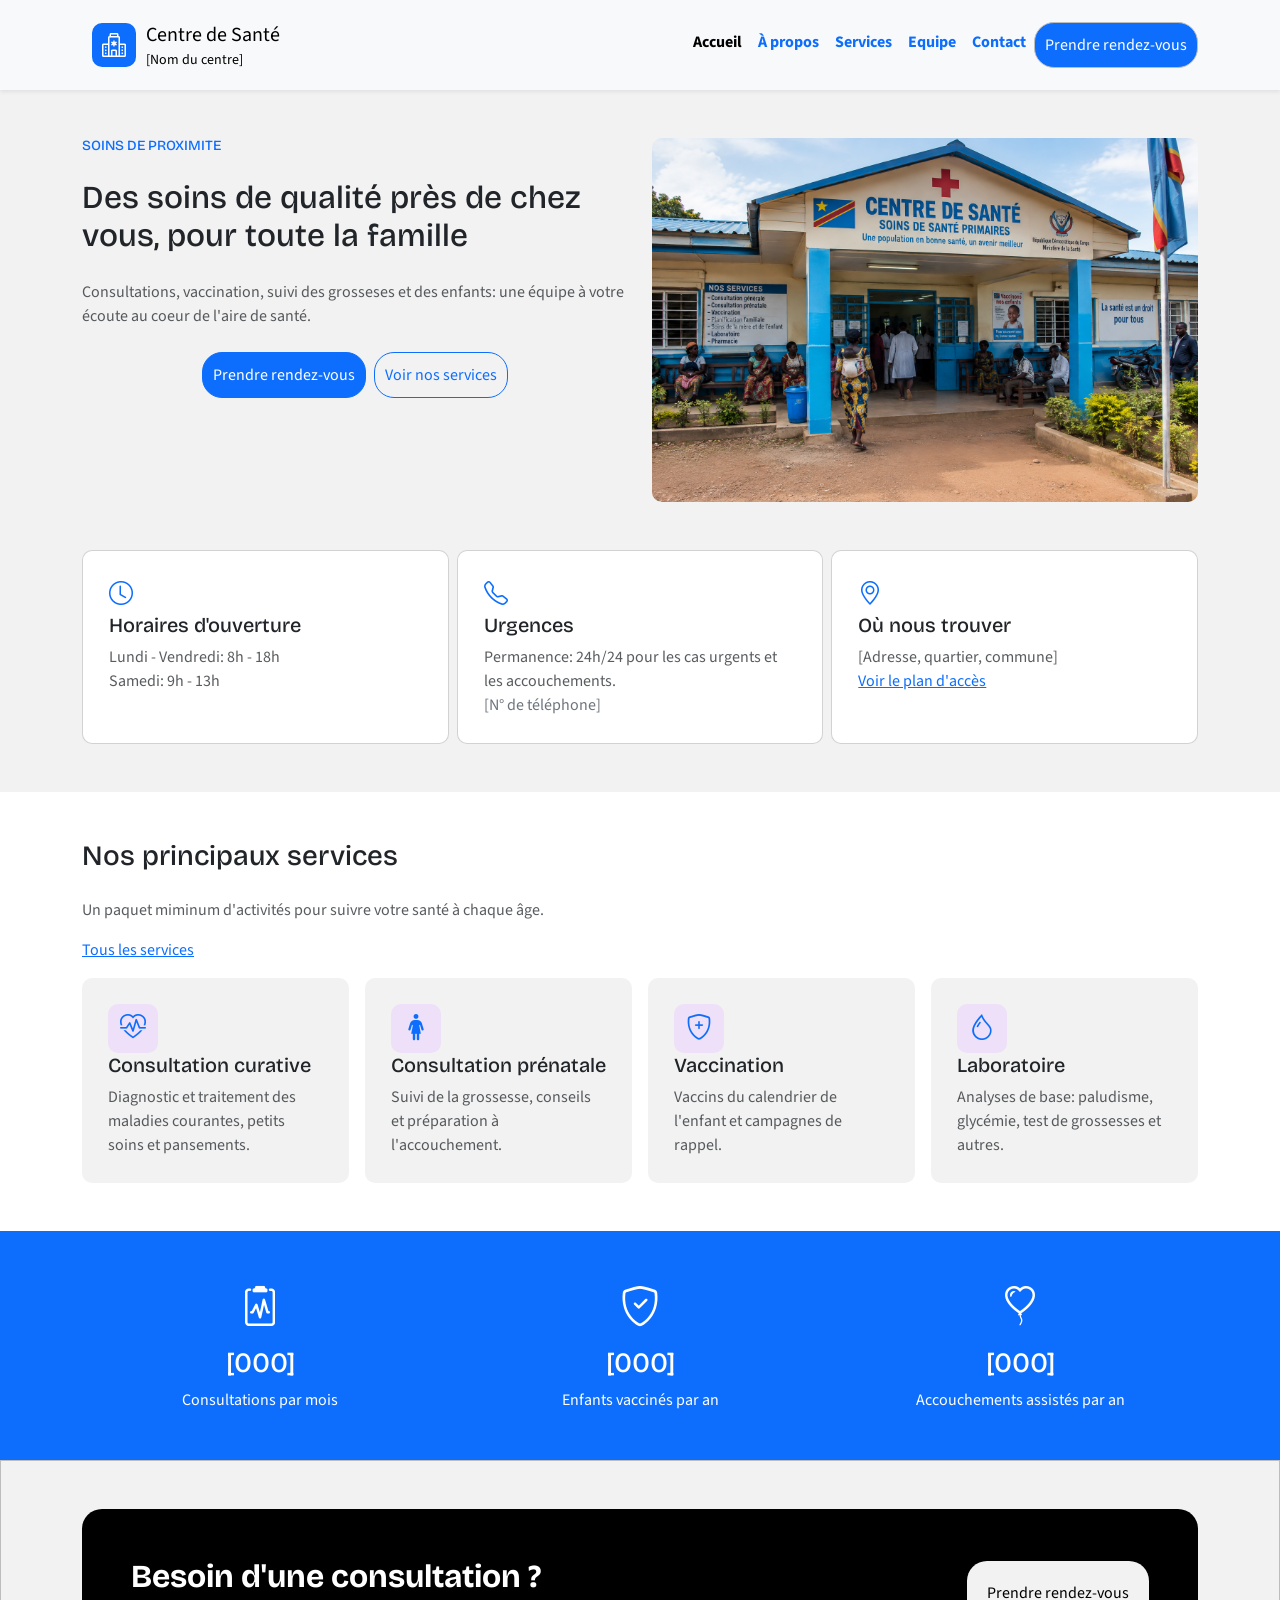
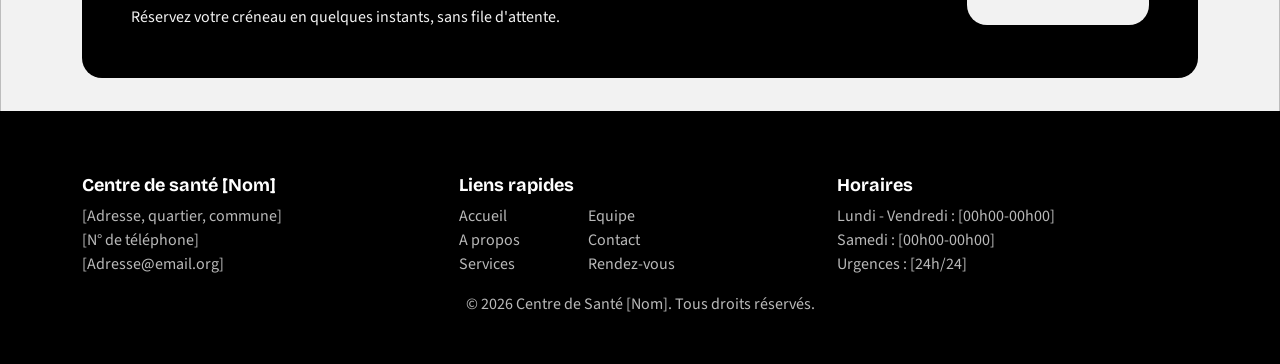
<file: index.html>
<!DOCTYPE html>
<html lang="en">
  <head>
    <meta charset="utf-8">
    <meta name="viewport" content="width=device-width, initial-scale=1">
    <title>Centre de Santé</title>
    <link href="https://cdn.jsdelivr.net/npm/bootstrap@5.3.8/dist/css/bootstrap.min.css" rel="stylesheet" integrity="sha384-sRIl4kxILFvY47J16cr9ZwB07vP4J8+LH7qKQnuqkuIAvNWLzeN8tE5YBujZqJLB" crossorigin="anonymous">
    <link rel="stylesheet" href="https://cdn.jsdelivr.net/npm/bootstrap-icons@1.13.1/font/bootstrap-icons.min.css">
      <link href="https://fonts.googleapis.com/css2?family=Bricolage+Grotesque:wght@600;700&family=Source+Sans+3:wght@400;600&display=swap" rel="stylesheet">
    <link rel="stylesheet" href="style.css">
</head>
  <body>
    <header>
            <nav class="navbar navbar-expand-lg bg-light shadow-sm">
                <div class="container">
                    <a class="navbar-brand" href="#">
                        <i class="bi bi-hospital"></i>
                        <div>
                              Centre de Santé
                            <p>[Nom du centre]</p>
                        </div>
                    </a>

                    <button class="navbar-toggler border-0" data-bs-toggle="collapse" data-bs-target="#menu" type="button">
                        <span class="navbar-toggler-icon"></span>
                    </button>
                   
                    <div class="collapse navbar-collapse" id="menu">
                        <ul class="navbar-nav ms-auto">
                            <li class="nav-item">
                                <a class="nav-link active" href="#">Accueil</a>
                            </li>
                            <li class="nav-item">
                                <a class="nav-link" href="apropos.html">À propos</a>
                            </li>
                             <li class="nav-item">
                                <a class="nav-link" href="service.html">Services</a>
                            </li>
                             <li class="nav-item">
                                <a class="nav-link" href="equipe.html">Equipe</a>
                            </li>
                            <li class="nav-item">
                                <a class="nav-link" href="contact.html">Contact</a>
                            </li>
                            <a class="rendez-vous" href="rendez-vous.html">Prendre rendez-vous</a>
                        </ul>
                    </div>
                     
                </div>
            </nav>
    </header>

    <main>
        <section class="accueil">
            <div class="container">
                <div class="row">
                      <div class="col-12 col-md-6 col-lg-6 hero pt-5">
                        <h1 class="mb-4">SOINS DE PROXIMITE</h1>
                        <h2 class="mb-4" >Des soins de qualité près de chez vous, pour toute la famille</h2>
                        <p class="text-muted mb-4">
                            Consultations, vaccination, suivi des grosseses et des enfants: une équipe
                            à votre écoute au coeur de l'aire de santé.
                        </p>
                        <div class="d-flex gap-2 justify-content-center" style="flex-wrap: wrap;">
                             <a href="rendez-vous.html" class="btn btn-primary">Prendre rendez-vous</a>
                        <a href="service.html" class="btn btn-outline-primary">Voir nos services</a>
                        </div>
                       
                    </div>
                        <div class="col-12 col-md-6 col-lg-6 pt-5 container-img">
                            <img src="hero.png" alt="">
                        </div>
                </div>
                <div class="row py-5 g-2">
                    <div class="col-12 col-md-4">
                          <div class="card">
                            <div class="card-body">
                                <i class="bi bi-clock"></i>
                                <h5>Horaires d'ouverture</h5>
                                <p class="text-muted">Lundi - Vendredi: 8h - 18h</p>
                                <p class="text-muted">Samedi: 9h - 13h</p>
                            </div>
                        </div>
                    </div>
                    <div class="col-12 col-md-4">
                           <div class="card">
                                <div class="card-body">
                                    <i class="bi bi-telephone"></i>
                                    <h5>Urgences</h5>
                                    <p class="text-muted">Permanence: 24h/24 pour les cas urgents
                                        et les accouchements.
                                    </p>
                                    <p class="text-secondary">[N° de téléphone]</p>
                                </div>
                            </div>
                    </div>
                    <div class="col-12 col-md-4">
                         <div class="card">
                            <div class="card-body">
                                <i class="bi bi-geo-alt"></i>
                                <h5>Où nous trouver</h5>
                                <p class="text-muted">[Adresse, quartier, commune]</p>
                                <a href="contact.html">Voir le plan d'accès</a>
                            </div>
                        </div>
                    </div>
                </div>
            </div>
        </section>

        <section class="service">
            <div class="container">
                <div class="row py-5 g-3">
                    <h3>Nos principaux services</h3>
                    <p class="text-muted">Un paquet miminum d'activités pour suivre votre santé à chaque âge.</p>
                    <a href="service.html">Tous les services</a>

                    <div class="col-12 col-md-6 col-lg-3">
                        <div class="card border-0">
                            <div class="card-body">
                                <div class="value-icon">
                                    <i class="bi bi-heart-pulse"></i>
                                </div>
                                
                                <h5>Consultation curative</h5>
                                <p class="text-muted">
                                    Diagnostic et traitement des maladies
                                    courantes, petits soins et pansements.
                                </p>
                            </div>
                        </div>
                    </div>

                    
                    <div class="col-12 col-md-6 col-lg-3">
                        <div class="card border-0">
                            <div class="card-body">
                                   <div class="value-icon">
                                    <i class="bi bi-person-standing-dress"></i>
                                </div>
                                <h5>Consultation prénatale</h5>
                                <p class="text-muted">
                                    Suivi de la grossesse, conseils et
                                    préparation à l'accouchement.
                                </p>
                            </div>
                        </div>
                    </div>

                    
                    <div class="col-12 col-md-6 col-lg-3">
                        <div class="card border-0">
                            <div class="card-body">
                                  <div class="value-icon">
                                    <i class="bi bi-shield-plus"></i>
                                </div>
                                <h5>Vaccination</h5>
                                <p class="text-muted">
                                   Vaccins du calendrier de l'enfant et
                                   campagnes de rappel.
                                </p>
                            </div>
                        </div>
                    </div>

                    
                    <div class="col-12 col-md-6 col-lg-3">
                        <div class="card border-0">
                            <div class="card-body">
                                  <div class="value-icon">
                                    <i class="bi bi-droplet"></i>
                                </div>
                                <h5>Laboratoire</h5>
                                <p class="text-muted">
                                    Analyses de base: paludisme, glycémie,
                                    test de grossesses et autres.
                                </p>
                            </div>
                        </div>
                    </div>

                </div>
            </div>
        </section>

        <section class="effectif">
            <div class="container">
                 <div class="row py-5">
                    <div class="col-12 col-md-4 col-lg-4 text-center">
                          <div class="text-white  mb-2">
                                    <i class="bi bi-clipboard2-pulse fs-1"></i>
                                </div>
                        <h3>[000]</h3>
                        <p>Consultations par mois</p>
                    </div>
                     <div class="col-12 col-md-4 col-lg-4 text-center">
                        <div class="text-white mb-2">
                                    <i class="bi bi-shield-check fs-1"></i>
                                </div>
                        <h3>[000]</h3>
                        <p>Enfants vaccinés par an</p>
                    </div>
                     <div class="col-12 col-md-4 col-lg-4 text-center">
                        <div class="text-white mb-2">
                                    <i class="bi bi-balloon-heart fs-1"></i>
                                </div>
                        <h3>[000]</h3>
                        <p>Accouchements assistés par an</p>
                    </div>
                </div>
            </div>
           
        </section>
        <section class="rendez-vous">
            <div class="container">
                <div class="row py-5">
                        <div class="col-12">
                            <div class="card p-5 carte-rdv">
                                <div>
                                    <h3>Besoin d'une consultation ?</h3>
                                    <p>
                                        Réservez votre créneau en quelques instants, sans file
                                        d'attente.
                                    </p>
                                </div>
                                 <a href="rendez-vous.html">Prendre rendez-vous</a>
                            </div>
                        </div>
                    </div>
                </div>
        </section>
    </main>

    <footer>
        <div class="container">
            <div class="row py-5 g-3">
                <div class="col-12 col-md-4 col-lg-4">
                    <h3>Centre de santé [Nom]</h3>
                    <p>[Adresse, quartier, commune]</p>
                    <p>[N° de téléphone]</p>
                    <p>[Adresse@email.org]</p>
                </div>
                  <div class="col-12 col-md-4 col-lg-4">
                     <h3>Liens rapides</h3>
                     <div class="row">
                        <div class="col-12 col-md-4 col-lg-4">
                            <a href="index.html">Accueil</a>
                            <a href="apropos.html">A propos</a>
                            <a href="service.html">Services</a>
                        </div>
                        <div class="col-12 col-md-4 col-lg-4">
                            <a href="equipe.html">Equipe</a>
                            <a href="contact.html">Contact</a>
                            <a href="rendez-vous.html">Rendez-vous</a>
                        </div>
                    </div>
                </div>
                  <div class="col-12 col-md-4 col-lg-4">
                    <h3>Horaires</h3>
                    <p>Lundi - Vendredi : [00h00-00h00]</p>
                    <p>Samedi : [00h00-00h00]</p>
                    <p>Urgences : [24h/24]</p>
                </div>
                <p class="text-center">&copy; 2026 Centre de Santé [Nom]. Tous droits réservés.</p>
            </div>
        </div>
    </footer>


    <script src="https://cdn.jsdelivr.net/npm/bootstrap@5.3.8/dist/js/bootstrap.bundle.min.js" integrity="sha384-FKyoEForCGlyvwx9Hj09JcYn3nv7wiPVlz7YYwJrWVcXK/BmnVDxM+D2scQbITxI" crossorigin="anonymous"></script>
  </body>
</html>
</file>
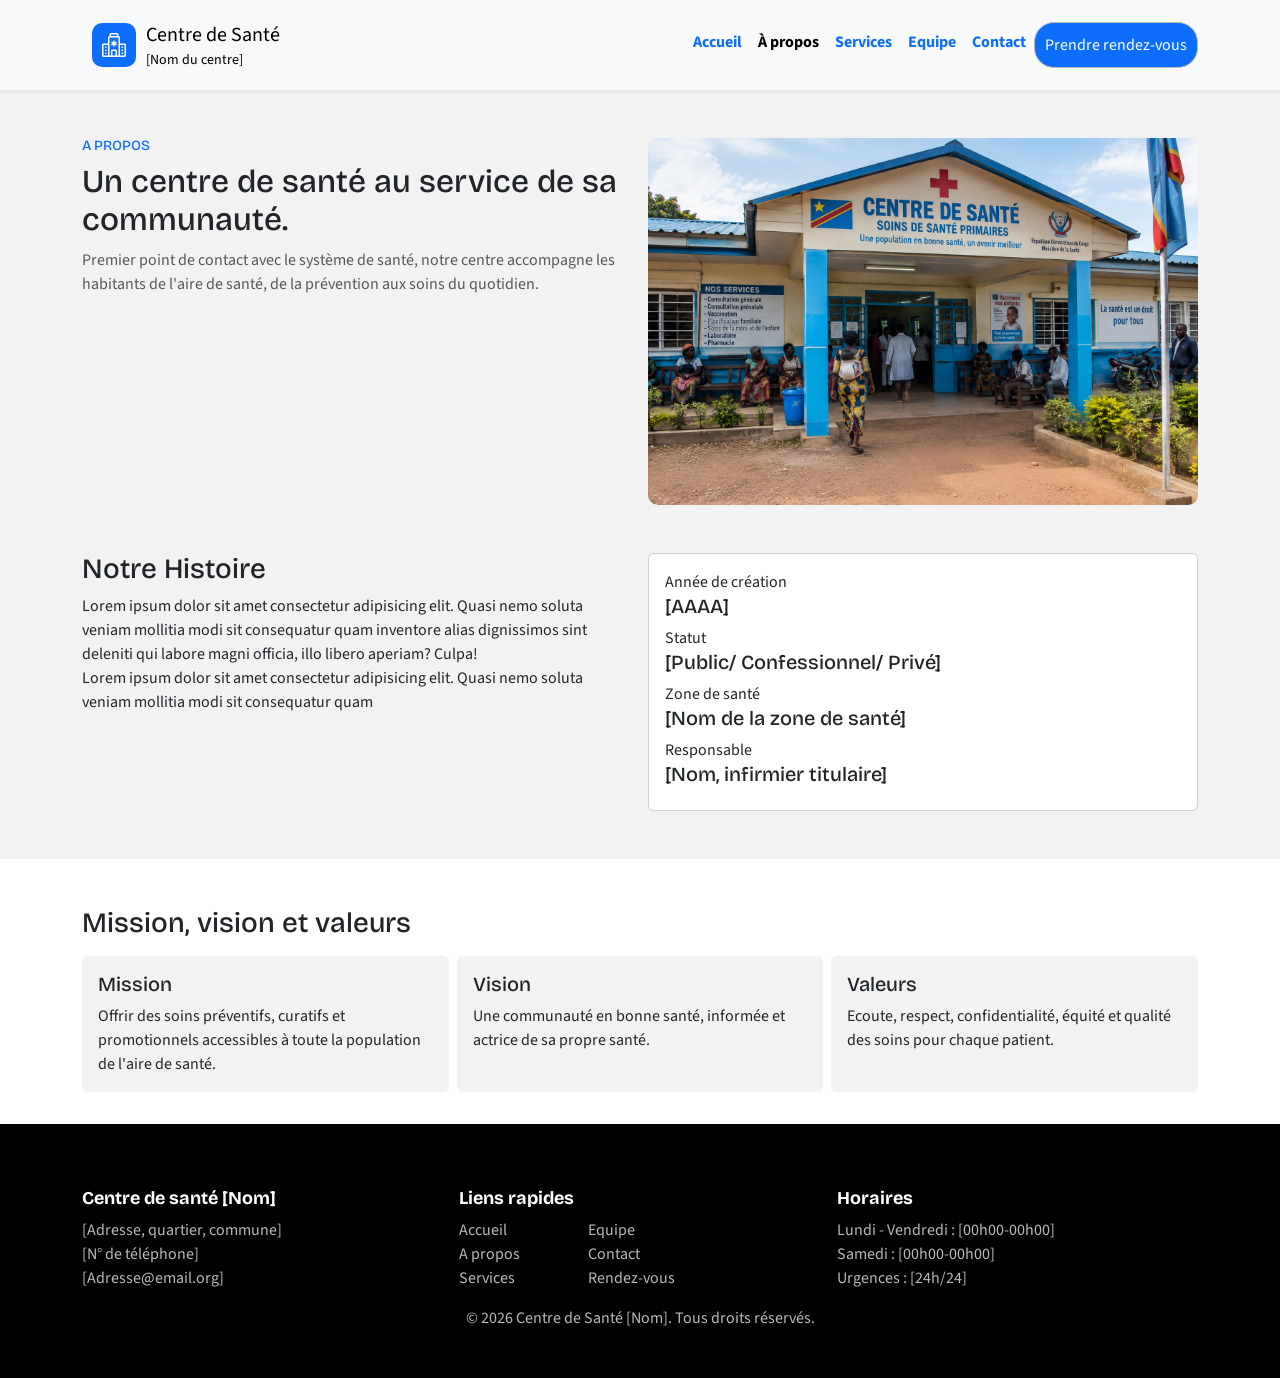
<file: apropos.html>
<!DOCTYPE html>
<html lang="en">
  <head>
    <meta charset="utf-8">
    <meta name="viewport" content="width=device-width, initial-scale=1">
    <title>Centre-A-propos</title>
    <link href="https://cdn.jsdelivr.net/npm/bootstrap@5.3.8/dist/css/bootstrap.min.css" rel="stylesheet" integrity="sha384-sRIl4kxILFvY47J16cr9ZwB07vP4J8+LH7qKQnuqkuIAvNWLzeN8tE5YBujZqJLB" crossorigin="anonymous">
    <link rel="stylesheet" href="https://cdn.jsdelivr.net/npm/bootstrap-icons@1.13.1/font/bootstrap-icons.min.css">
      <link href="https://fonts.googleapis.com/css2?family=Bricolage+Grotesque:wght@600;700&family=Source+Sans+3:wght@400;600&display=swap" rel="stylesheet">
    <link rel="stylesheet" href="style.css">
</head>
<body>
      <header>
            <nav class="navbar navbar-expand-lg bg-light shadow-sm">
                <div class="container">
                    <a class="navbar-brand" href="#">
                        <i class="bi bi-hospital"></i>
                        <div>
                              Centre de Santé
                            <p>[Nom du centre]</p>
                        </div>
                    </a>

                    <button class="navbar-toggler border-0" data-bs-toggle="collapse" data-bs-target="#menu" type="button">
                        <span class="navbar-toggler-icon"></span>
                    </button>
                   
                    <div class="collapse navbar-collapse" id="menu">
                        <ul class="navbar-nav ms-auto">
                            <li class="nav-item">
                                <a class="nav-link" href="index.html">Accueil</a>
                            </li>
                            <li class="nav-item">
                                <a class="nav-link active" href="#">À propos</a>
                            </li>
                             <li class="nav-item">
                                <a class="nav-link" href="service.html">Services</a>
                            </li>
                             <li class="nav-item">
                                <a class="nav-link" href="equipe.html">Equipe</a>
                            </li>
                            <li class="nav-item">
                                <a class="nav-link" href="contact.html">Contact</a>
                            </li>
                            <a class="rendez-vous" href="rendez-vous.html">Prendre rendez-vous</a>
                        </ul>
                    </div>
                     
                </div>
            </nav>
    </header>

    <main>
        <section class="apropos">
            <div class="container">
                <div class="row g-3 py-5">
                    <div class="col-12 col-md-6 col-lg-6">
                        <h1>A PROPOS</h1>
                        <h2>Un centre de santé au service de sa communauté.</h2>
                        <p class="text-muted">Premier point de contact avec le système de santé,
                            notre centre accompagne les habitants de l'aire de santé, de la prévention
                            aux soins du quotidien.
                        </p>
                    </div>
                    <di class="col-12 col-md-6 col-lg-6 container-img">
                        <img src="hero.png" alt="Centre de santé">
                    </di>
                </div>
                <div class="row g-3 pb-5">
                    <div class="col-12 col-md-6 col-lg-6">
                        <h3>Notre Histoire</h3>
                        <p>Lorem ipsum dolor sit amet consectetur adipisicing elit. 
                            Quasi nemo soluta veniam mollitia modi sit consequatur quam
                             inventore alias dignissimos sint deleniti qui labore magni officia,
                              illo libero aperiam? Culpa!
                            </p>
                            <p>Lorem ipsum dolor sit amet consectetur adipisicing elit. 
                            Quasi nemo soluta veniam mollitia modi sit consequatur quam
                            </p>
                    </div>
                    <div class="col-12 col-md-6 col-lg-6">
                        <div class="card">
                            <div class="card-body">
                                <p>Année de création</p>
                                <h5>[AAAA]</h5>
                                <p>Statut</p>
                                <h5>[Public/ Confessionnel/ Privé]</h5>
                                <p>Zone de santé</p>
                                <h5>[Nom de la zone de santé]</h5>
                                <p>Responsable</p>
                                <h5>[Nom, infirmier titulaire]</h5>
                            </div>
                        </div>
                    </div>
                </div>
            </div>
        </section>

        <section class="mission">
            <div class="container">
                <div class="row py-5 g-2">
                    <h3>Mission, vision et valeurs</h3>
                    <div class="col-12 col-md-4 col-md-4">
                        <div class="card">
                            <di class="card-body">
                               <h5>Mission</h5>
                                <p>Offrir des soins préventifs, curatifs et promotionnels accessibles
                                    à toute la population de l'aire de santé.
                                </p>
                            </di>
                        </div>
                    </div>
                    <div class="col-12 col-md-4 col-md-4">
                        <div class="card">
                            <di class="card-body">
                                <h5>Vision</h5>
                                <p>Une communauté en bonne santé, informée et actrice de
                                    sa propre santé.
                                </p>
                            </di>
                        </div>
                    </div>
                    <div class="col-12 col-md-4 col-md-4">
                        <div class="card">
                            <di class="card-body">
                                <h5>Valeurs</h5>
                                <p>Ecoute, respect, confidentialité, équité et qualité des soins pour
                                    chaque patient.
                                </p>
                            </di>
                        </div>
                    </div>
                </div>
            </div>
        </section>

    </main>

 <footer>
        <div class="container">
            <div class="row py-5 g-3">
                <div class="col-12 col-md-4 col-lg-4">
                    <h3>Centre de santé [Nom]</h3>
                    <p>[Adresse, quartier, commune]</p>
                    <p>[N° de téléphone]</p>
                    <p>[Adresse@email.org]</p>
                </div>
                  <div class="col-12 col-md-4 col-lg-4">
                    <h3>Liens rapides</h3>
                    <div class="row">
                        <div class="col-12 col-md-4 col-lg-4">
                            <a href="index.html">Accueil</a>
                            <a href="apropos.html">A propos</a>
                            <a href="service.html">Services</a>
                        </div>
                        <div class="col-12 col-md-4 col-lg-4">
                            <a href="equipe.html">Equipe</a>
                            <a href="contact.html">Contact</a>
                            <a href="rendez-vous.html">Rendez-vous</a>
                        </div>
                    </div>
                </div>
                  <div class="col-12 col-md-4 col-lg-4">
                    <h3>Horaires</h3>
                    <p>Lundi - Vendredi : [00h00-00h00]</p>
                    <p>Samedi : [00h00-00h00]</p>
                    <p>Urgences : [24h/24]</p>
                </div>
                <p class="text-center">&copy; 2026 Centre de Santé [Nom]. Tous droits réservés.</p>
            </div>
        </div>
    </footer>


    <script src="https://cdn.jsdelivr.net/npm/bootstrap@5.3.8/dist/js/bootstrap.bundle.min.js" integrity="sha384-FKyoEForCGlyvwx9Hj09JcYn3nv7wiPVlz7YYwJrWVcXK/BmnVDxM+D2scQbITxI" crossorigin="anonymous"></script>
  </body>
</html>
</file>
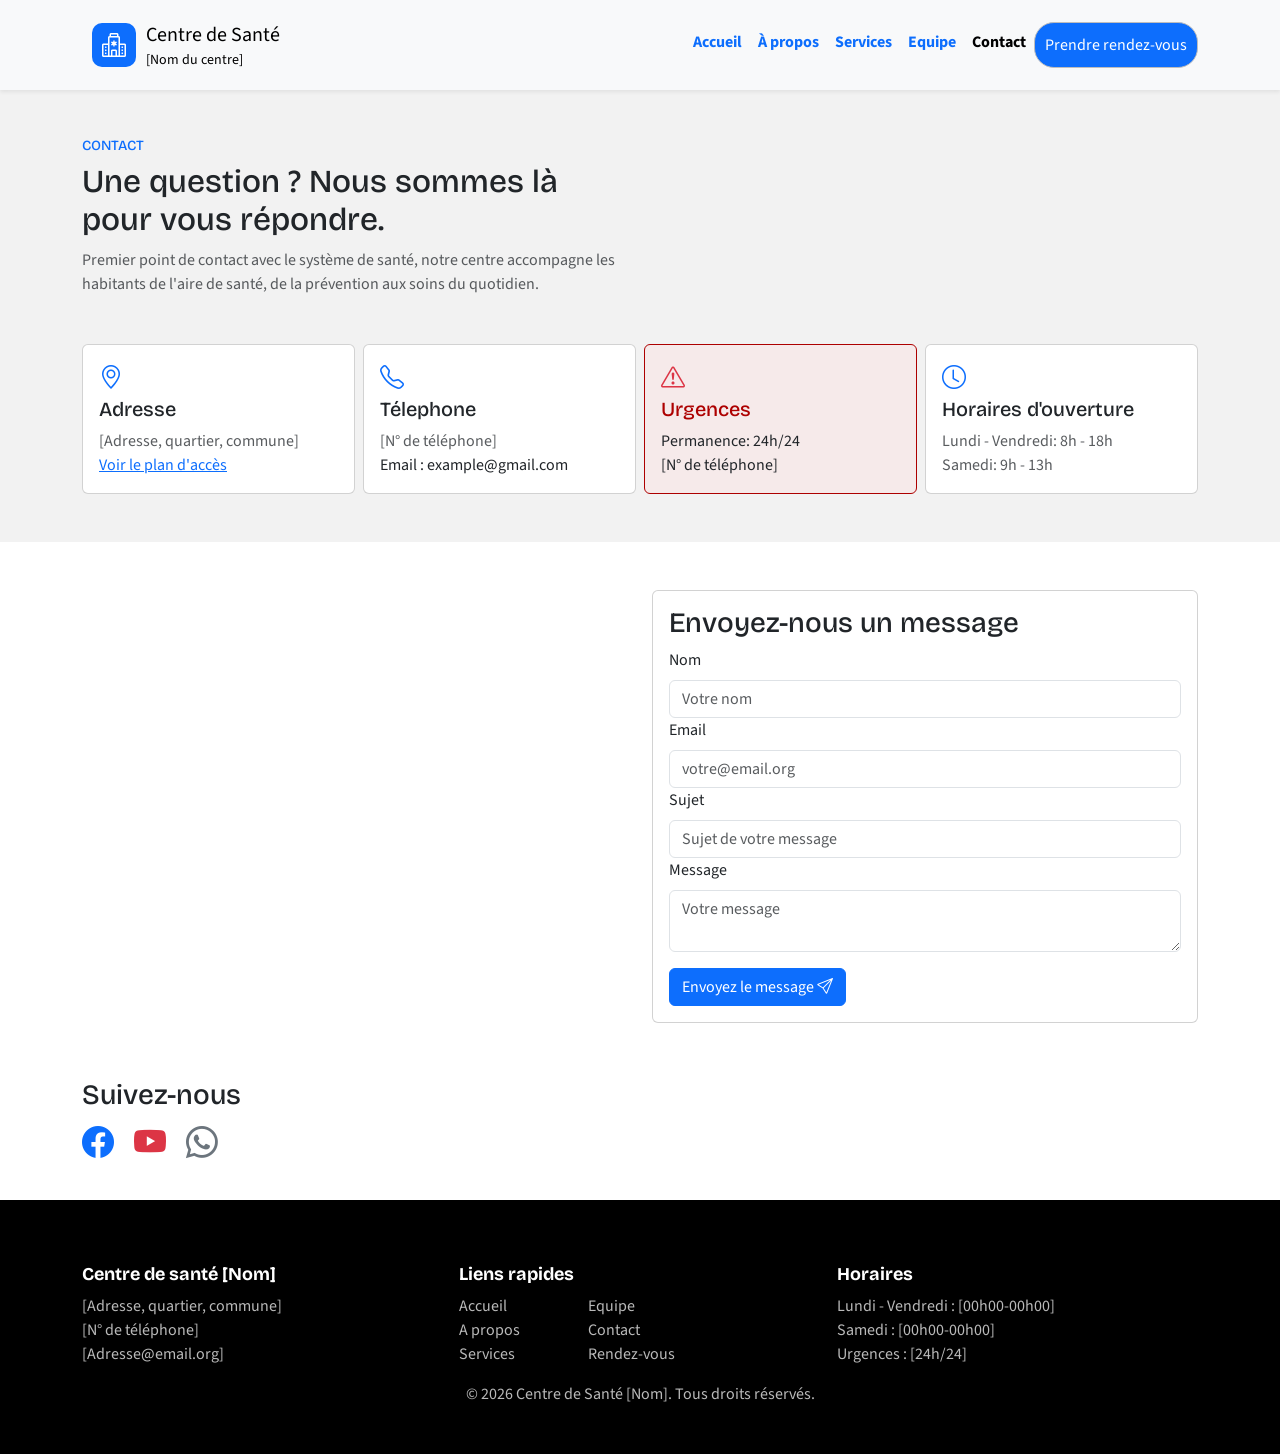
<file: contact.html>
<!DOCTYPE html>
<html lang="en">
  <head>
    <meta charset="utf-8">
    <meta name="viewport" content="width=device-width, initial-scale=1">
    <title>Centre-Contat</title>
    <link href="https://cdn.jsdelivr.net/npm/bootstrap@5.3.8/dist/css/bootstrap.min.css" rel="stylesheet" integrity="sha384-sRIl4kxILFvY47J16cr9ZwB07vP4J8+LH7qKQnuqkuIAvNWLzeN8tE5YBujZqJLB" crossorigin="anonymous">
    <link rel="stylesheet" href="https://cdn.jsdelivr.net/npm/bootstrap-icons@1.13.1/font/bootstrap-icons.min.css">
      <link href="https://fonts.googleapis.com/css2?family=Bricolage+Grotesque:wght@600;700&family=Source+Sans+3:wght@400;600&display=swap" rel="stylesheet">
    <link rel="stylesheet" href="style.css">
</head>
<body>
      <header>
            <nav class="navbar navbar-expand-lg bg-light shadow-sm">
                <div class="container">
                    <a class="navbar-brand" href="#">
                        <i class="bi bi-hospital"></i>
                        <div>
                              Centre de Santé
                            <p>[Nom du centre]</p>
                        </div>
                    </a>

                    <button class="navbar-toggler border-0" data-bs-toggle="collapse" data-bs-target="#menu" type="button">
                        <span class="navbar-toggler-icon"></span>
                    </button>
                   
                    <div class="collapse navbar-collapse" id="menu">
                        <ul class="navbar-nav ms-auto">
                            <li class="nav-item">
                                <a class="nav-link" href="index.html">Accueil</a>
                            </li>
                            <li class="nav-item">
                                <a class="nav-link" href="apropos.html">À propos</a>
                            </li>
                             <li class="nav-item">
                                <a class="nav-link" href="service.html">Services</a>
                            </li>
                             <li class="nav-item">
                                <a class="nav-link" href="equipe.html">Equipe</a>
                            </li>
                            <li class="nav-item">
                                <a class="nav-link active" href="contact.html">Contact</a>
                            </li>
                            <a class="rendez-vous" href="rendez-vous.html">Prendre rendez-vous</a>
                        </ul>
                    </div>
                     
                </div>
            </nav>
    </header>

    <main>
        <section class="contact">
            <div class="container">
                <div class="row py-5">
                    <div class="col-12 col-md-6 col-lg-6">
                        <h1>CONTACT</h1>
                        <h2>Une question ? Nous sommes là pour vous répondre.</h2>
                        <p class="text-muted">Premier point de contact avec le système de santé,
                            notre centre accompagne les habitants de l'aire de santé, de la prévention
                            aux soins du quotidien.
                        </p>
                    </div>
                </div>
                   <div class="row pb-5 g-2 carte">
                     <div class="col-12 col-md-4 col-lg-3">
                         <div class="card">
                            <div class="card-body">
                                <i class="bi bi-geo-alt"></i>
                                <h5>Adresse</h5>
                                <p class="text-muted">[Adresse, quartier, commune]</p>
                                <a href="#">Voir le plan d'accès</a>
                            </div>
                        </div>
                    </div>
                     <div class="col-12 col-md-4 col-lg-3">
                         <div class="card">
                            <div class="card-body">
                                <i class="bi bi-telephone"></i>
                                <h5>Télephone</h5>
                                <p class="text-muted">[N° de téléphone]</p>
                                <p>Email : example@gmail.com</p>
                            </div>
                        </div>
                    </div>
                    <div class="col-12 col-md-4 col-lg-3">
                           <div class="card urgence">
                                <div class="card-body">
                                    <i class="bi bi-exclamation-triangle text-danger fw-bold"></i>
                                    <h5>Urgences</h5>
                                    <p>Permanence: 24h/24
                                    </p>
                                    <p>[N° de téléphone]</p>
                                </div>
                            </div>
                    </div>
                      <div class="col-12 col-md-4 col-lg-3">
                          <div class="card">
                            <div class="card-body">
                                <i class="bi bi-clock"></i>
                                <h5>Horaires d'ouverture</h5>
                                <p class="text-muted">Lundi - Vendredi: 8h - 18h</p>
                                <p class="text-muted">Samedi: 9h - 13h</p>
                            </div>
                        </div>
                    </div>
                   
                </div>
            </div>
        </section>

        <section class="formulaire">
            <div class="container">
                <div class="row pt-5">
                    <div class="col-12 col-md-6 col-lg-6">
                        <div class="card border-0">
                            <div class="card-body">
                                <iframe src="https://www.google.com/maps/embed?pb=!1m18!1m12!1m3!1d3916.6404738696406!2d26.740758473869914!3d-10.990486423131944!2m3!1f0!2f0!3f0!3m2!1i1024!2i768!4f13.1!3m3!1m2!1s0x197139f4744db3cd%3A0x2a1df005dff2f0fe!2sEglise%20Garenganze!5e0!3m2!1sfr!2scd!4v1791902079054!5m2!1sfr!2scd"
                                 width="100%" height="450" style="border:0;" 
                                 allowfullscreen="" loading="lazy" referrerpolicy="strict-origin-when-cross-origin">
                                </iframe>
                            </div>
                        </div>
                        
                    </div>
                     <div class="col-12 col-md-6 col-lg-6">
                        <div class="card">
                            <div class="card-body">
                                <h3>Envoyez-nous un message</h3>
                                <form action="">
                                    <label for="nom" class="form-label">Nom</label>
                                    <input type="text" class="form-control" placeholder="Votre nom">
                                    <label for="email" class="form-label">Email</label>
                                    <input type="email" class="form-control" placeholder="votre@email.org">
                                    <label for="sujt" class="form-label">Sujet</label>
                                    <input type="text" class="form-control" placeholder="Sujet de votre message">
                                    <label for="nom" class="form-label">Message</label>
                                    <textarea name="" id="" class="form-control" placeholder="Votre message"></textarea>
                                    <button class="btn btn-primary mt-3" type="submit">Envoyez le message <i class="bi bi-send"></i></button>
                                </form>
                            </div>
                        </div>
                    </div>
                </div>
            </div>
        </section>
        <section>
            <div class="container">
                <div class="row pb-5">
                    <h3>Suivez-nous</h3>
                   <div class="social text-center">
                     <i class="bi bi-facebook text-primary"></i>
                    <i class="bi bi-youtube text-danger"></i>
                    <i class="bi bi-whatsapp text-secondary"></i>
                   </div>
                </div>
            </div>
        </section>
    </main>

 <footer>
        <div class="container">
            <div class="row py-5 g-3">
                <div class="col-12 col-md-4 col-lg-4">
                    <h3>Centre de santé [Nom]</h3>
                    <p>[Adresse, quartier, commune]</p>
                    <p>[N° de téléphone]</p>
                    <p>[Adresse@email.org]</p>
                </div>
                  <div class="col-12 col-md-4 col-lg-4">
                    <h3>Liens rapides</h3>
                      <div class="row">
                        <div class="col-12 col-md-4 col-lg-4">
                            <a href="index.html">Accueil</a>
                            <a href="apropos.html">A propos</a>
                            <a href="service.html">Services</a>
                        </div>
                        <div class="col-12 col-md-4 col-lg-4">
                            <a href="equipe.html">Equipe</a>
                            <a href="contact.html">Contact</a>
                            <a href="rendez-vous.html">Rendez-vous</a>
                        </div>
                    </div>
                </div>
                  <div class="col-12 col-md-4 col-lg-4">
                    <h3>Horaires</h3>
                    <p>Lundi - Vendredi : [00h00-00h00]</p>
                    <p>Samedi : [00h00-00h00]</p>
                    <p>Urgences : [24h/24]</p>
                </div>
                <p class="text-center">&copy; 2026 Centre de Santé [Nom]. Tous droits réservés.</p>
            </div>
        </div>
    </footer>


    <script src="https://cdn.jsdelivr.net/npm/bootstrap@5.3.8/dist/js/bootstrap.bundle.min.js" integrity="sha384-FKyoEForCGlyvwx9Hj09JcYn3nv7wiPVlz7YYwJrWVcXK/BmnVDxM+D2scQbITxI" crossorigin="anonymous"></script>
  </body>
</html>
</file>
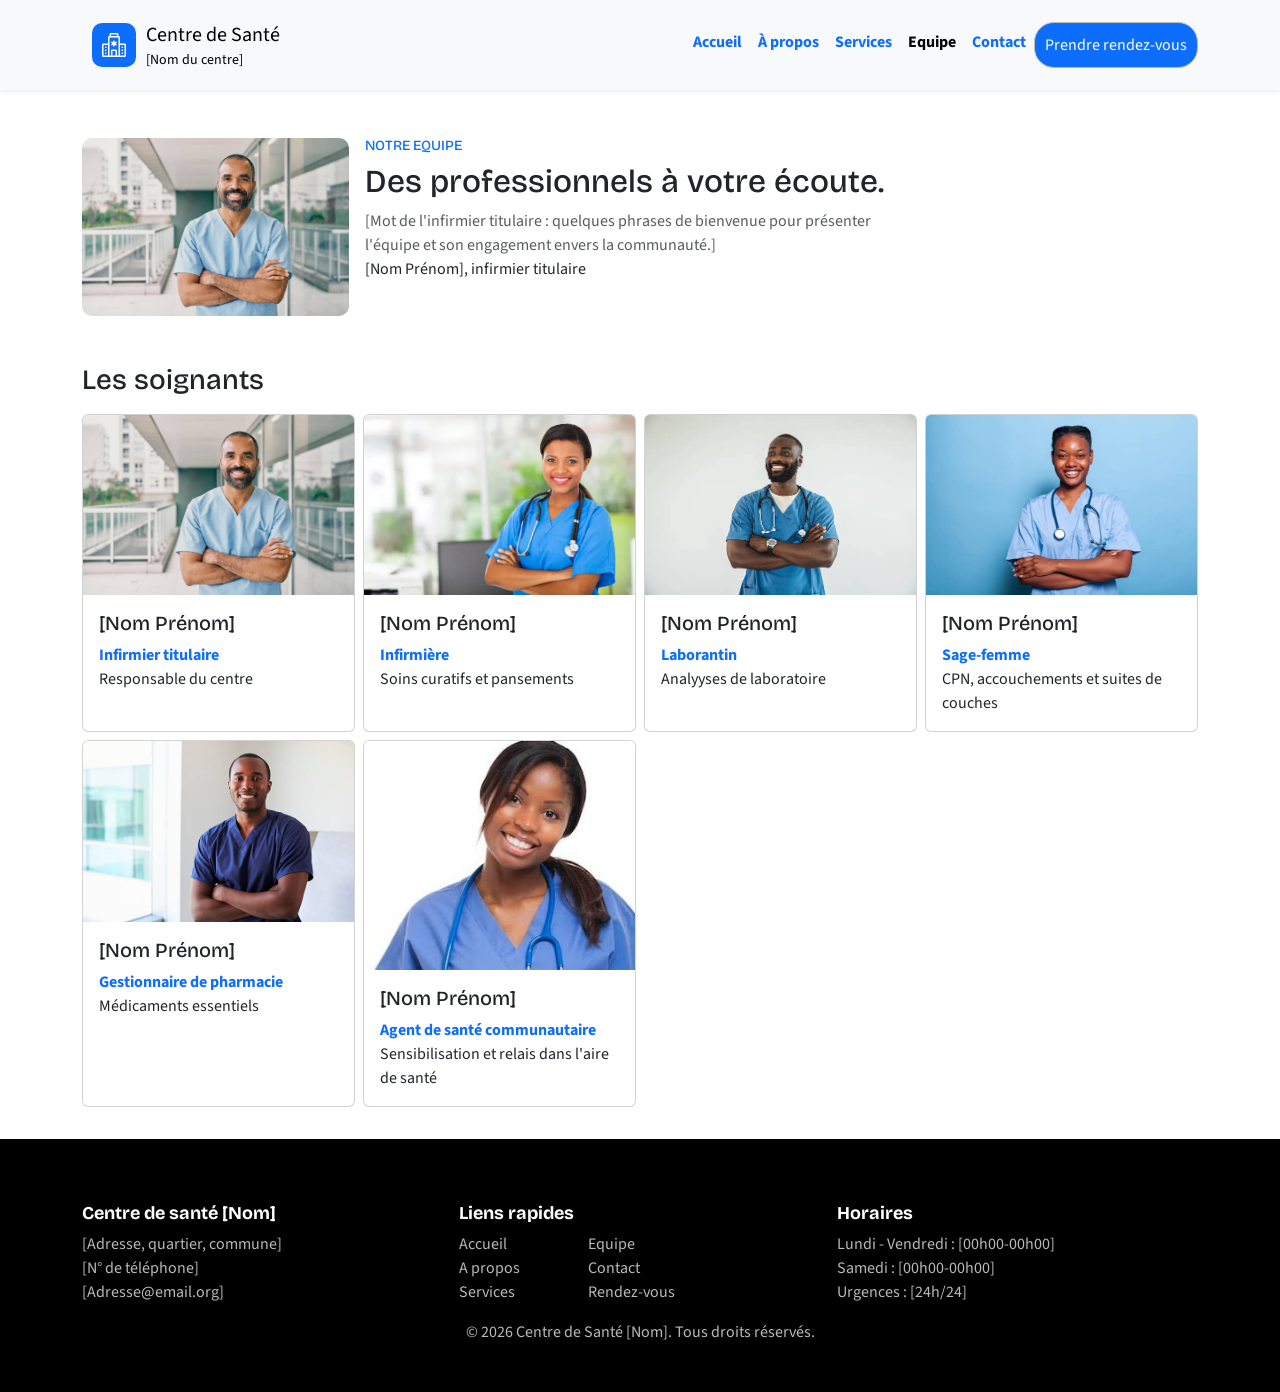
<file: equipe.html>
<!DOCTYPE html>
<html lang="en">
  <head>
    <meta charset="utf-8">
    <meta name="viewport" content="width=device-width, initial-scale=1">
    <title>Centre-Equipe</title>
    <link href="https://cdn.jsdelivr.net/npm/bootstrap@5.3.8/dist/css/bootstrap.min.css" rel="stylesheet" integrity="sha384-sRIl4kxILFvY47J16cr9ZwB07vP4J8+LH7qKQnuqkuIAvNWLzeN8tE5YBujZqJLB" crossorigin="anonymous">
    <link rel="stylesheet" href="https://cdn.jsdelivr.net/npm/bootstrap-icons@1.13.1/font/bootstrap-icons.min.css">
      <link href="https://fonts.googleapis.com/css2?family=Bricolage+Grotesque:wght@600;700&family=Source+Sans+3:wght@400;600&display=swap" rel="stylesheet">
    <link rel="stylesheet" href="style.css">
</head>
<body>
      <header>
            <nav class="navbar navbar-expand-lg bg-light shadow-sm">
                <div class="container">
                    <a class="navbar-brand" href="#">
                        <i class="bi bi-hospital"></i>
                        <div>
                              Centre de Santé
                            <p>[Nom du centre]</p>
                        </div>
                    </a>

                    <button class="navbar-toggler border-0" data-bs-toggle="collapse" data-bs-target="#menu" type="button">
                        <span class="navbar-toggler-icon"></span>
                    </button>
                   
                    <div class="collapse navbar-collapse" id="menu">
                        <ul class="navbar-nav ms-auto">
                            <li class="nav-item">
                                <a class="nav-link" href="index.html">Accueil</a>
                            </li>
                            <li class="nav-item">
                                <a class="nav-link" href="apropos.html">À propos</a>
                            </li>
                             <li class="nav-item">
                                <a class="nav-link" href="service.html">Services</a>
                            </li>
                             <li class="nav-item">
                                <a class="nav-link active" href="#">Equipe</a>
                            </li>
                            <li class="nav-item">
                                <a class="nav-link" href="contact.html">Contact</a>
                            </li>
                            <a class="rendez-vous" href="rendez-vous.html">Prendre rendez-vous</a>
                        </ul>
                    </div>
                     
                </div>
            </nav>
    </header>

    <main>
        <section class="equipe">
            <div class="container">
                <div class="row g-3 py-5">
                     <di class="col-12 col-md-6 col-lg-3 container-img">
                        <img src="med.jpg" alt="Centre de santé">
                    </di>
                    <div class="col-12 col-md-6">
                        <h1>NOTRE EQUIPE</h1>
                        <h2>Des professionnels à votre écoute.</h2>
                        <p class="text-muted">[Mot de l'infirmier titulaire : quelques phrases
                            de bienvenue pour présenter l'équipe et son engagement envers la communauté.]
                        </p>
                        <p>[Nom Prénom], infirmier titulaire</p>
                    </div>
                </div>

                <div class="row pb-5 g-2">
                    <h3>Les soignants</h3>
                     <div class="col-12 col-md-4 col-lg-3">
                        <div class="card">
                            <img src="med.jpg" alt="" class="card-img-top">
                            <di class="card-body">
                               <h5 class="card-title">[Nom Prénom]</h5>
                                <p class="fw-bold text-primary">Infirmier titulaire</p>
                                <p>Responsable du centre</p>
                            </di>
                        </div>
                    </div>
                        <div class="col-12 col-md-4 col-lg-3">
                        <div class="card">
                            <img src="i1.jfif" alt="" class="card-img-top">
                            <di class="card-body">
                               <h5 class="card-title">[Nom Prénom]</h5>
                              <p class="fw-bold text-primary">Infirmière</p>
                                <p>Soins curatifs et pansements</p>
                            </di>
                        </div>
                    </div>
                        <div class="col-12 col-md-4 col-lg-3">
                        <div class="card">
                            <img src="i3.jfif" alt="" class="card-img-top">
                            <di class="card-body">
                               <h5 class="card-title">[Nom Prénom]</h5>
                                <p class="fw-bold text-primary">Laborantin</p>
                                <p>Analyyses de laboratoire</p>
                            </di>
                        </div>
                    </div>
                        <div class="col-12 col-md-4 col-lg-3">
                        <div class="card">
                            <img src="i5.jfif" alt="" class="card-img-top">
                            <di class="card-body">
                               <h5 class="card-title">[Nom Prénom]</h5>
                                <p class="fw-bold text-primary">Sage-femme</p>
                                <p>CPN, accouchements et suites de couches</p>
                            </di>
                        </div>
                    </div>
                        <div class="col-12 col-md-4 col-lg-3">
                        <div class="card">
                            <img src="i7.jpg" alt="" class="card-img-top">
                            <di class="card-body">
                               <h5 class="card-title">[Nom Prénom]</h5>
                                <p class="fw-bold text-primary">Gestionnaire de pharmacie</p>
                                <p>Médicaments essentiels</p>
                            </di>
                        </div>
                    </div>
                        <div class="col-12 col-md-4 col-lg-3">
                        <div class="card">
                            <img src="i2.jfif" alt="" class="card-img-top">
                            <di class="card-body">
                               <h5 class="card-title">[Nom Prénom]</h5>
                               <p class="fw-bold text-primary">Agent de santé communautaire</p>
                                <p>Sensibilisation et relais dans l'aire de santé</p>
                            </di>
                        </div>
                    </div>
                    
                    
                </div>
                
            </div>
        </section>
    </main>

 <footer>
        <div class="container">
            <div class="row py-5 g-3">
                <div class="col-12 col-md-4 col-lg-4">
                    <h3>Centre de santé [Nom]</h3>
                    <p>[Adresse, quartier, commune]</p>
                    <p>[N° de téléphone]</p>
                    <p>[Adresse@email.org]</p>
                </div>
                  <div class="col-12 col-md-4 col-lg-4">
                    <h3>Liens rapides</h3>
                     <div class="row">
                        <div class="col-12 col-md-4 col-lg-4">
                            <a href="index.html">Accueil</a>
                            <a href="apropos.html">A propos</a>
                            <a href="service.html">Services</a>
                        </div>
                        <div class="col-12 col-md-4 col-lg-4">
                            <a href="equipe.html">Equipe</a>
                            <a href="contact.html">Contact</a>
                            <a href="rendez-vous.html">Rendez-vous</a>
                        </div>
                    </div>
                </div>
                  <div class="col-12 col-md-4 col-lg-4">
                    <h3>Horaires</h3>
                    <p>Lundi - Vendredi : [00h00-00h00]</p>
                    <p>Samedi : [00h00-00h00]</p>
                    <p>Urgences : [24h/24]</p>
                </div>
                <p class="text-center">&copy; 2026 Centre de Santé [Nom]. Tous droits réservés.</p>
            </div>
        </div>
    </footer>


    <script src="https://cdn.jsdelivr.net/npm/bootstrap@5.3.8/dist/js/bootstrap.bundle.min.js" integrity="sha384-FKyoEForCGlyvwx9Hj09JcYn3nv7wiPVlz7YYwJrWVcXK/BmnVDxM+D2scQbITxI" crossorigin="anonymous"></script>
  </body>
</html>
</file>
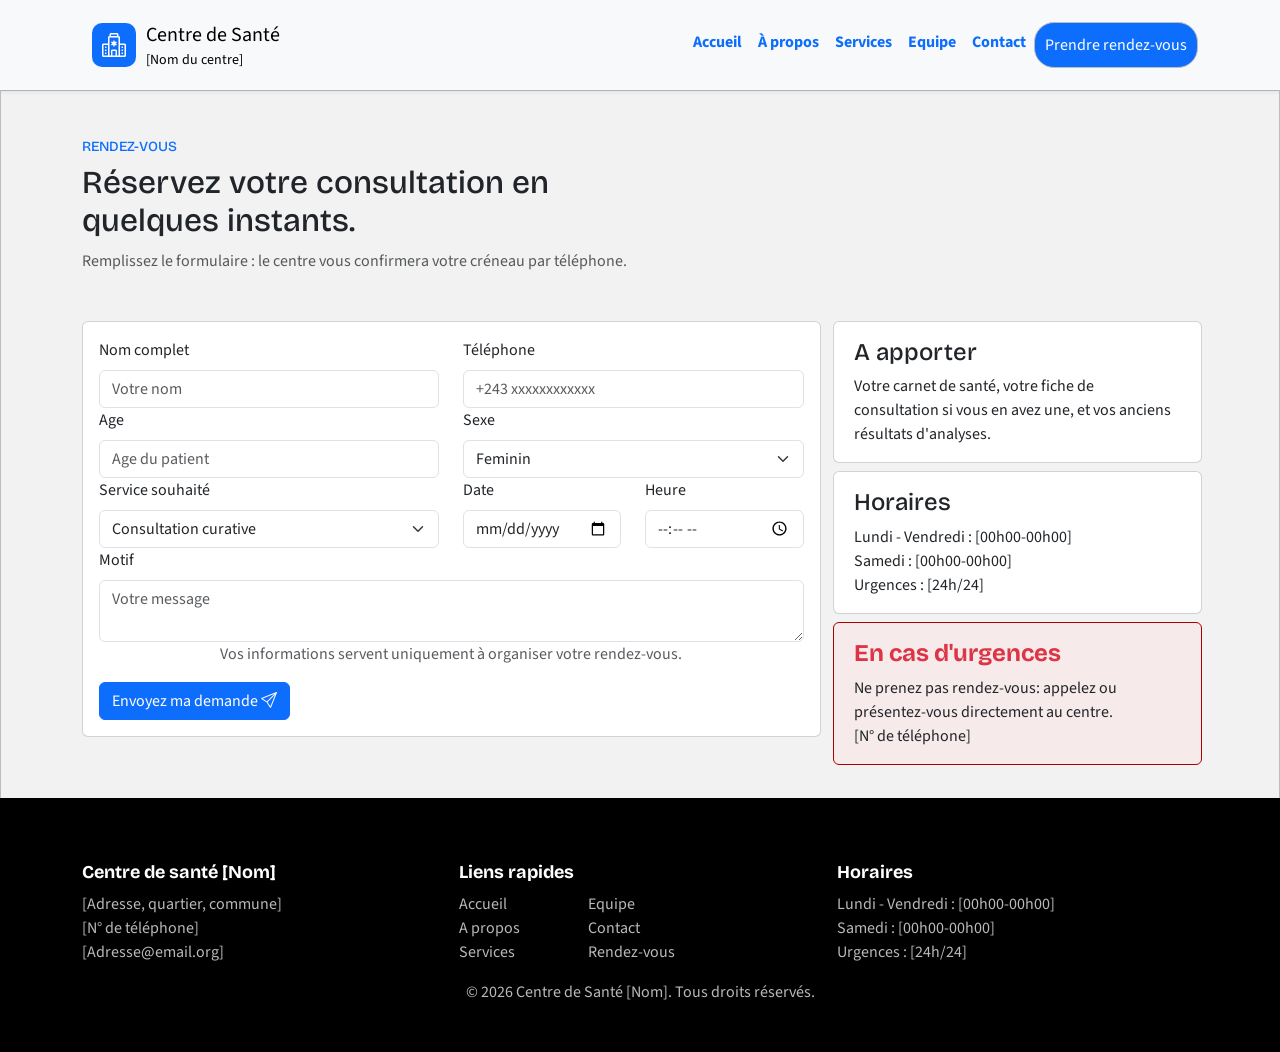
<file: rendez-vous.html>
<!DOCTYPE html>
<html lang="en">
  <head>
    <meta charset="utf-8">
    <meta name="viewport" content="width=device-width, initial-scale=1">
    <title>Rendez-vous</title>
    <link href="https://cdn.jsdelivr.net/npm/bootstrap@5.3.8/dist/css/bootstrap.min.css" rel="stylesheet" integrity="sha384-sRIl4kxILFvY47J16cr9ZwB07vP4J8+LH7qKQnuqkuIAvNWLzeN8tE5YBujZqJLB" crossorigin="anonymous">
    <link rel="stylesheet" href="https://cdn.jsdelivr.net/npm/bootstrap-icons@1.13.1/font/bootstrap-icons.min.css">
      <link href="https://fonts.googleapis.com/css2?family=Bricolage+Grotesque:wght@600;700&family=Source+Sans+3:wght@400;600&display=swap" rel="stylesheet">
    <link rel="stylesheet" href="style.css">
</head>
<body>
      <header>
            <nav class="navbar navbar-expand-lg bg-light shadow-sm">
                <div class="container">
                    <a class="navbar-brand" href="#">
                        <i class="bi bi-hospital"></i>
                        <div>
                              Centre de Santé
                            <p>[Nom du centre]</p>
                        </div>
                    </a>

                    <button class="navbar-toggler border-0" data-bs-toggle="collapse" data-bs-target="#menu" type="button">
                        <span class="navbar-toggler-icon"></span>
                    </button>
                   
                    <div class="collapse navbar-collapse" id="menu">
                        <ul class="navbar-nav ms-auto">
                            <li class="nav-item">
                                <a class="nav-link" href="index.html">Accueil</a>
                            </li>
                            <li class="nav-item">
                                <a class="nav-link" href="apropos.html">À propos</a>
                            </li>
                             <li class="nav-item">
                                <a class="nav-link" href="service.html">Services</a>
                            </li>
                             <li class="nav-item">
                                <a class="nav-link" href="equipe.html">Equipe</a>
                            </li>
                            <li class="nav-item">
                                <a class="nav-link" href="contact.html">Contact</a>
                            </li>
                            <a class="rendez-vous" href="#">Prendre rendez-vous</a>
                        </ul>
                    </div>
                     
                </div>
            </nav>
    </header>

    <main>
        <section class="rendez-vous">
            <div class="container">
                <div class="row py-5">
                    <div class="col-12 col-md-6 col-lg-6">
                        <h1>RENDEZ-VOUS</h1>
                        <h2>Réservez votre consultation en quelques instants.</h2>
                        <p class="text-muted">Remplissez le formulaire : le centre vous confirmera votre
                            créneau par téléphone.
                        </p>
                    </div>
                </div>
                <div class="row g-3 pb-5">
                    <div class="col-12 col-md-8 col-lg-8">
                     <div class="card">
                        <div class="card-body">
                            <div class="formulaire">
                                <form action="">
                                    <div class="row">
                                         <div class="col-lg-6">
                                            <label for="nom" class="form-label">Nom complet</label>
                                            <input type="text" class="form-control" placeholder="Votre nom">
                                        </div>
                                        <div class="col-lg-6">
                                            <label for="telephone" class="form-label">Téléphone</label>
                                            <input type="text" class="form-control" placeholder="+243 xxxxxxxxxxxx">
                                        </div>
                                    </div>
                                    <div class="row">
                                        <div class="col-lg-6">
                                            <label for="age" class="form-label">Age</label>
                                            <input type="number" class="form-control" placeholder="Age du patient">
                                        </div>
                                        <div class="col-lg-6">
                                            <label for="sexe" class="form-label">Sexe</label>
                                            <select name="" id="" class="form-select">
                                                <option value="">Feminin</option>
                                                <option value="">Masculin</option>
                                            </select>
                                        </div>
                                    </div>
                                   <div class="row">
                                    <div class="col-lg-6">
                                        <label for="service" class="form-label">Service souhaité</label>
                                        <select name="" id="" class="form-select">
                                            <option value="">Consultation curative</option>
                                            <option value="">CPN (consultation prénatale)</option>
                                            <option value="">CPS (consultation préscolaire)</option>
                                            <option value="">Vaccination</option>
                                            <option value="">Planning familial</option>
                                            <option value="">Laboratoire</option>
                                        </select>
                                    </div>
                                    <div class="col-lg-6 ">
                                        <div class="row">
                                            <div class="col-lg-6">
                                                <label for="date" class="form-label">Date</label>
                                                <input type="date" class="form-control">
                                            </div>
                                            <div class="col-lg-6">
                                                <label for="heure" class="form-label">Heure</label>
                                                <input type="time" class="form-control">
                                            </div>
                                        </div>
                                    </div>
                                   </div>
                                    <label for="nom" class="form-label">Motif</label>
                                    <textarea name="" id="" class="form-control" placeholder="Votre message"></textarea>
                                    <p class="text-muted text-center">Vos informations servent uniquement à organiser votre rendez-vous.</p>
                                    <button class="btn btn-primary mt-3" type="submit">Envoyez ma demande <i class="bi bi-send"></i></button>
                                </form>
                            </div>
                        </div>
                     </div>
                    </div>
                    <div class="col-12 col-md-4 col-lg-4">
                        <div class="row g-2">
                                <div class="card">
                            <div class="card-body">
                                <h4>A apporter</h4>
                                <p>Votre carnet de santé, votre fiche de consultation si vous en avez une,
                                    et vos anciens résultats d'analyses.
                                </p>
                            </div>
                        </div>

                        <div class="card">
                            <div class="card-body">
                                <h4>Horaires</h4>
                                <p>Lundi - Vendredi : [00h00-00h00]</p>
                                <p>Samedi : [00h00-00h00]</p>
                                <p>Urgences : [24h/24]</p>
                            </div>
                        </div>
                        <div class="card urgence">
                            <div class="card-body">
                                <h4 class="text-danger fw-bold">En cas d'urgences</h4>
                                    <p>Ne prenez pas rendez-vous:
                                        appelez ou présentez-vous directement au centre.
                                    </p>
                                    <p>[N° de téléphone]</p>
                            </div>
                        </div>
                    </div>                  
                </div>
                </div>
            </div>
        </section>
    </main>

 <footer>
        <div class="container">
            <div class="row py-5 g-3">
                <div class="col-12 col-md-4 col-lg-4">
                    <h3>Centre de santé [Nom]</h3>
                    <p>[Adresse, quartier, commune]</p>
                    <p>[N° de téléphone]</p>
                    <p>[Adresse@email.org]</p>
                </div>
                  <div class="col-12 col-md-4 col-lg-4">
                    <h3>Liens rapides</h3>
                      <div class="row">
                        <div class="col-12 col-md-4 col-lg-4">
                            <a href="index.html">Accueil</a>
                            <a href="apropos.html">A propos</a>
                            <a href="service.html">Services</a>
                        </div>
                        <div class="col-12 col-md-4 col-lg-4">
                            <a href="equipe.html">Equipe</a>
                            <a href="contact.html">Contact</a>
                            <a href="rendez-vous.html">Rendez-vous</a>
                        </div>
                    </div>
                </div>
                  <div class="col-12 col-md-4 col-lg-4">
                    <h3>Horaires</h3>
                    <p>Lundi - Vendredi : [00h00-00h00]</p>
                    <p>Samedi : [00h00-00h00]</p>
                    <p>Urgences : [24h/24]</p>
                </div>
                <p class="text-center">&copy; 2026 Centre de Santé [Nom]. Tous droits réservés.</p>
            </div>
        </div>
    </footer>


    <script src="https://cdn.jsdelivr.net/npm/bootstrap@5.3.8/dist/js/bootstrap.bundle.min.js" integrity="sha384-FKyoEForCGlyvwx9Hj09JcYn3nv7wiPVlz7YYwJrWVcXK/BmnVDxM+D2scQbITxI" crossorigin="anonymous"></script>
  </body>
</html>
</file>
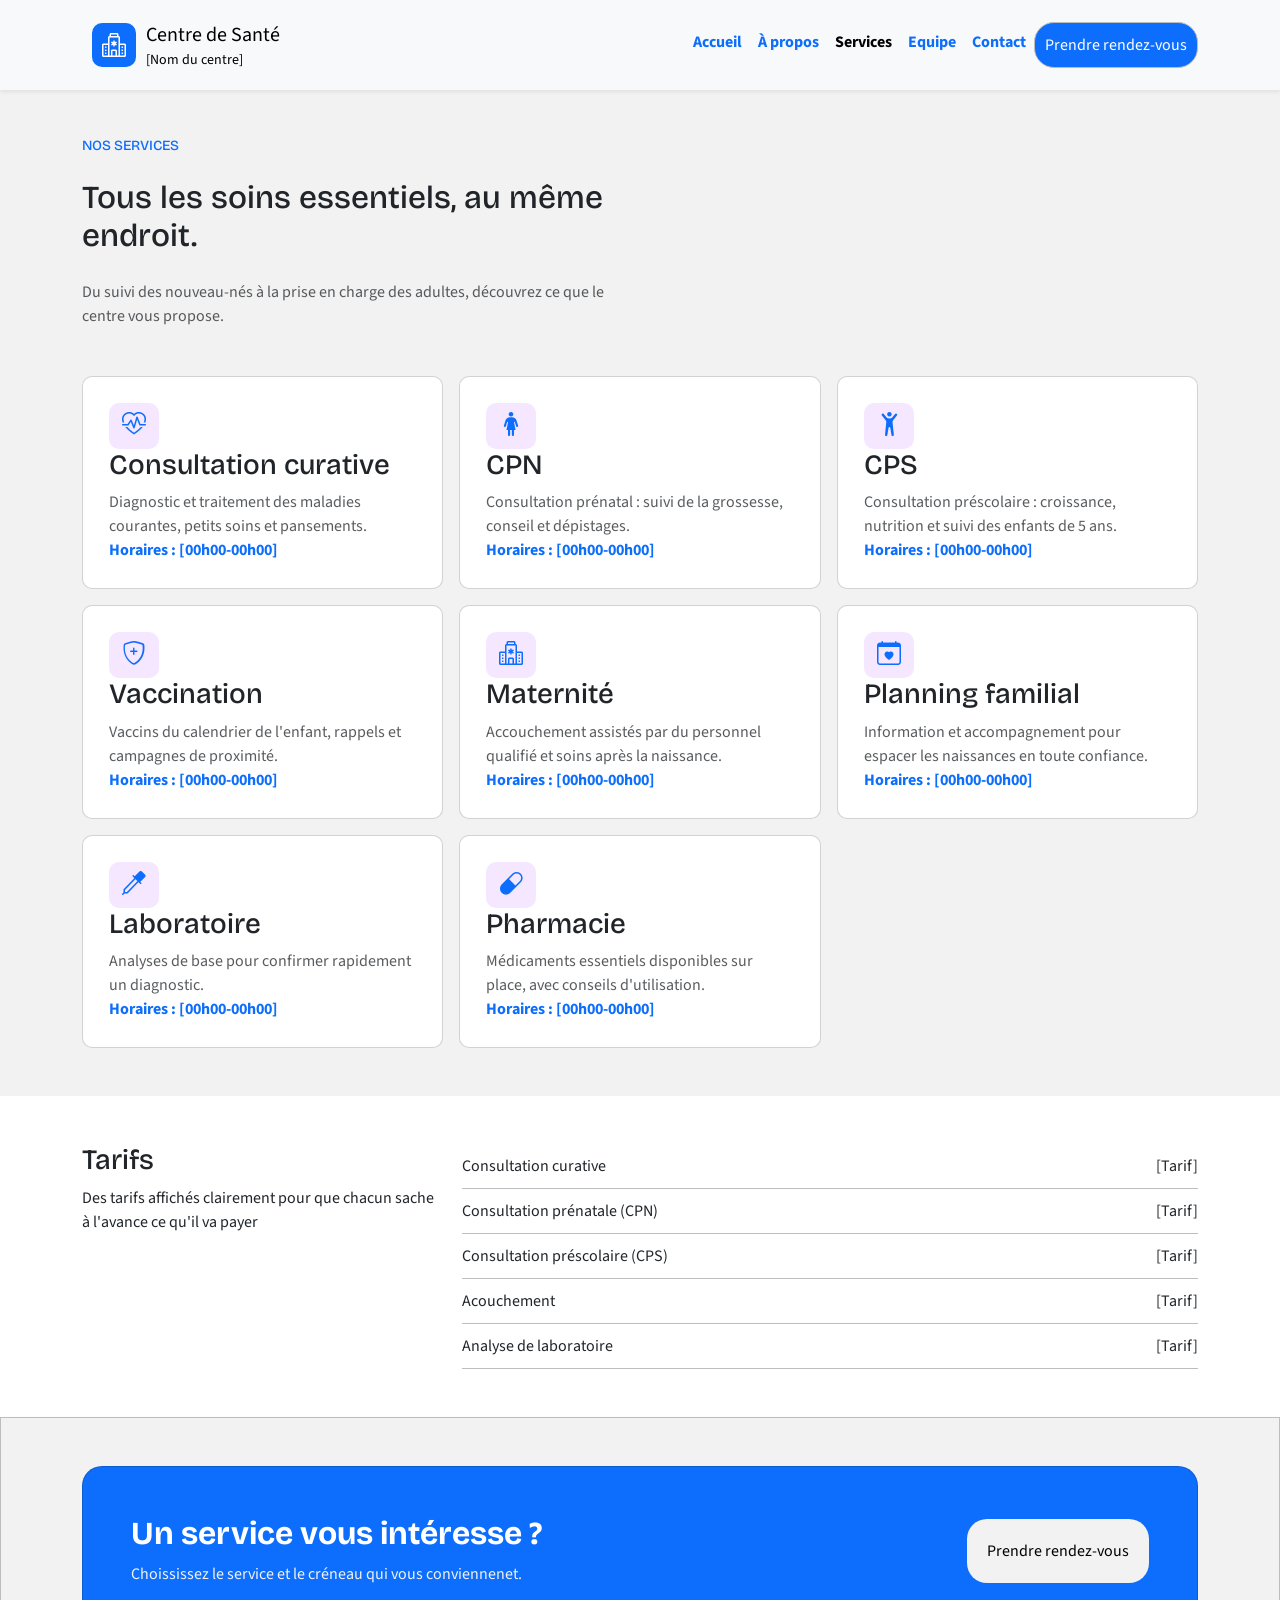
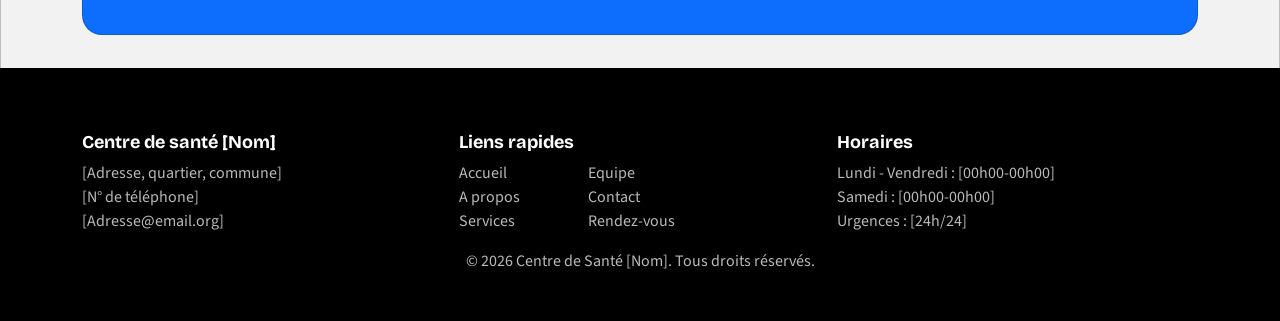
<file: service.html>
<!DOCTYPE html>
<html lang="en">
  <head>
    <meta charset="utf-8">
    <meta name="viewport" content="width=device-width, initial-scale=1">
    <title>Centre-Service</title>
    <link href="https://cdn.jsdelivr.net/npm/bootstrap@5.3.8/dist/css/bootstrap.min.css" rel="stylesheet" integrity="sha384-sRIl4kxILFvY47J16cr9ZwB07vP4J8+LH7qKQnuqkuIAvNWLzeN8tE5YBujZqJLB" crossorigin="anonymous">
    <link rel="stylesheet" href="https://cdn.jsdelivr.net/npm/bootstrap-icons@1.13.1/font/bootstrap-icons.min.css">
      <link href="https://fonts.googleapis.com/css2?family=Bricolage+Grotesque:wght@600;700&family=Source+Sans+3:wght@400;600&display=swap" rel="stylesheet">
    <link rel="stylesheet" href="style.css">
</head>
  <body>
    <header>
            <nav class="navbar navbar-expand-lg bg-light shadow-sm">
                <div class="container">
                    <a class="navbar-brand" href="#">
                        <i class="bi bi-hospital"></i>
                        <div>
                              Centre de Santé
                            <p>[Nom du centre]</p>
                        </div>
                    </a>

                    <button class="navbar-toggler border-0" data-bs-toggle="collapse" data-bs-target="#menu" type="button">
                        <span class="navbar-toggler-icon"></span>
                    </button>
                   
                    <div class="collapse navbar-collapse" id="menu">
                        <ul class="navbar-nav ms-auto">
                            <li class="nav-item">
                                <a class="nav-link" href="index.html">Accueil</a>
                            </li>
                            <li class="nav-item">
                                <a class="nav-link" href="apropos.html">À propos</a>
                            </li>
                             <li class="nav-item">
                                <a class="nav-link active" href="#">Services</a>
                            </li>
                             <li class="nav-item">
                                <a class="nav-link" href="equipe.html">Equipe</a>
                            </li>
                            <li class="nav-item">
                                <a class="nav-link" href="contact.html">Contact</a>
                            </li>
                            <a class="rendez-vous" href="rendez-vous.html">Prendre rendez-vous</a>
                        </ul>
                    </div>
                     
                </div>
            </nav>
    </header>

    <main>
        <section class="accueil">
            <div class="container">
                <div class="row">
                      <div class="col-12 col-md-6 col-lg-6 hero py-5">
                        <h1 class="mb-4">NOS SERVICES</h1>
                        <h2 class="mb-4" >Tous les soins essentiels, au même endroit.</h2>
                        <p class="text-muted">
                            Du suivi des nouveau-nés à la prise en charge des adultes, découvrez ce que
                            le centre vous propose.
                        </p>
                    </div>
                </div>
                 <div class="row g-3 pb-5">
                    <div class="col-12 col-md-6 col-lg-4">
                        <div class="card">
                            <div class="card-body">
                                <div class="value-icon">
                                    <i class="bi bi-heart-pulse"></i>
                                </div>
                                
                                <h3>Consultation curative</h3>
                                <p class="text-muted">
                                    Diagnostic et traitement des maladies
                                    courantes, petits soins et pansements.
                                </p>
                                <p class="fw-bold text-primary">Horaires : [00h00-00h00]</p>
                            </div>
                        </div>
                    </div>

                    
                    <div class="col-12 col-md-6 col-lg-4">
                        <div class="card">
                            <div class="card-body">
                                   <div class="value-icon">
                                    <i class="bi bi-person-standing-dress"></i>
                                </div>
                                <h3>CPN</h3>
                                <p class="text-muted">
                                    Consultation prénatal : suivi de la grossesse, conseil et dépistages.
                                </p>
                                <p class="fw-bold text-primary">Horaires : [00h00-00h00]</p>
                            </div>
                        </div>
                    </div>

                        <div class="col-12 col-md-6 col-lg-4">
                        <div class="card">
                            <div class="card-body">
                                  <div class="value-icon">
                                    <i class="bi bi-person-arms-up"></i>
                                </div>
                                <h3>CPS</h3>
                                <p class="text-muted">
                                    Consultation préscolaire : croissance, nutrition et suivi des enfants
                                    de 5 ans.
                                </p>
                                <p class="fw-bold text-primary">Horaires : [00h00-00h00]</p>
                            </div>
                        </div>
                    </div>

                    
                    <div class="col-12 col-md-6 col-lg-4">
                        <div class="card">
                            <div class="card-body">
                                  <div class="value-icon">
                                    <i class="bi bi-shield-plus"></i>
                                </div>
                                <h3>Vaccination</h3>
                                <p class="text-muted">
                                   Vaccins du calendrier de l'enfant, rappels et
                                   campagnes de proximité.
                                </p>
                                <p class="fw-bold text-primary">Horaires : [00h00-00h00]</p>
                            </div>
                        </div>
                    </div>

                        <div class="col-12 col-md-6 col-lg-4">
                        <div class="card">
                            <div class="card-body">
                                  <div class="value-icon">
                                    <i class="bi bi-hospital"></i>
                                </div>
                                <h3>Maternité</h3>
                                <p class="text-muted">
                                   Accouchement assistés par du personnel qualifié et soins après
                                   la naissance.
                                </p>
                                <p class="fw-bold text-primary">Horaires : [00h00-00h00]</p>
                            </div>
                        </div>
                    </div>
                        <div class="col-12 col-md-6 col-lg-4">
                        <div class="card">
                            <div class="card-body">
                                  <div class="value-icon">
                                    <i class="bi bi-calendar-heart"></i>
                                </div>
                                <h3>Planning familial</h3>
                                <p class="text-muted">
                                    Information et accompagnement pour espacer les naissances
                                    en toute confiance.
                                </p>
                                <p class="fw-bold text-primary">Horaires : [00h00-00h00]</p>
                            </div>
                        </div>
                    </div>
                    
                    <div class="col-12 col-md-6 col-lg-4">
                        <div class="card">
                            <div class="card-body">
                                  <div class="value-icon">
                                    <i class="bi bi-eyedropper"></i>
                                </div>
                                <h3>Laboratoire</h3>
                                <p class="text-muted">
                                    Analyses de base pour confirmer rapidement un diagnostic.
                                </p>
                               <p class="fw-bold text-primary">Horaires : [00h00-00h00]</p>
                            </div>
                        </div>
                    </div>
                        <div class="col-12 col-md-6 col-lg-4">
                        <div class="card">
                            <div class="card-body">
                                  <div class="value-icon">
                                    <i class="bi bi-capsule"></i>
                                </div>
                                <h3>Pharmacie</h3>
                                <p class="text-muted">
                                Médicaments essentiels disponibles sur place, avec conseils d'utilisation.
                                </p>
                               <p class="fw-bold text-primary">Horaires : [00h00-00h00]</p>
                            </div>
                        </div>
                    </div>

                </div>
            </div>
        </section>

        <section class="tarif">
            <div class="container">
                 <div class="row g-4 py-5">
                    <div class="col-12 col-md-4 col-lg-4">
                        <h3>Tarifs</h3>
                        <p>Des tarifs affichés clairement pour que chacun sache à l'avance ce qu'il va payer</p>
                    </div>

                      <div class="col-12 col-md-4 col-lg-8">
                          <table>
                            <tr>
                                <td>Consultation curative</td>
                                <td>[Tarif]</td>
                            </tr>
                             <tr>
                                <td>Consultation prénatale (CPN)</td>
                                <td>[Tarif]</td>
                            </tr>
                             <tr>
                                <td>Consultation préscolaire (CPS)</td>
                                <td>[Tarif]</td>
                            </tr>
                             <tr>
                                <td>Acouchement</td>
                                <td>[Tarif]</td>
                            </tr>
                             <tr>
                                <td>Analyse de laboratoire</td>
                                <td>[Tarif]</td>
                            </tr>
                          </table>
                    </div>
                </div>
            </div>
           
        </section>

        <section class="rendez-vous border-1 shadow-sm">
            <div class="container">
                <div class="row py-5">
                        <div class="col-12">
                            <div class="card p-5 carte-rdv bg-primary">
                                <div>
                                    <h3>Un service vous intéresse ?</h3>
                                    <p>
                                       Choississez le service et le créneau qui vous conviennenet.
                                    </p>
                                </div>
                                 <a href="rendez-vous.html">Prendre rendez-vous</a>
                            </div>
                        </div>
                    </div>
                </div>
        </section>
    </main>

    <footer>
        <div class="container">
            <div class="row py-5 g-3">
                <div class="col-12 col-md-4 col-lg-4">
                    <h3>Centre de santé [Nom]</h3>
                    <p>[Adresse, quartier, commune]</p>
                    <p>[N° de téléphone]</p>
                    <p>[Adresse@email.org]</p>
                </div>
                  <div class="col-12 col-md-4 col-lg-4">
                    <h3>Liens rapides</h3>
                    <div class="row">
                        <div class="col-12 col-md-4 col-lg-4">
                            <a href="index.html">Accueil</a>
                            <a href="apropos.html">A propos</a>
                            <a href="service.html">Services</a>
                        </div>
                        <div class="col-12 col-md-4 col-lg-4">
                            <a href="equipe.html">Equipe</a>
                            <a href="contact.html">Contact</a>
                            <a href="rendez-vous.html">Rendez-vous</a>
                        </div>
                    </div>
                </div>
                  <div class="col-12 col-md-4 col-lg-4">
                    <h3>Horaires</h3>
                    <p>Lundi - Vendredi : [00h00-00h00]</p>
                    <p>Samedi : [00h00-00h00]</p>
                    <p>Urgences : [24h/24]</p>
                </div>
                <p class="text-center">&copy; 2026 Centre de Santé [Nom]. Tous droits réservés.</p>
            </div>
        </div>
    </footer>


    <script src="https://cdn.jsdelivr.net/npm/bootstrap@5.3.8/dist/js/bootstrap.bundle.min.js" integrity="sha384-FKyoEForCGlyvwx9Hj09JcYn3nv7wiPVlz7YYwJrWVcXK/BmnVDxM+D2scQbITxI" crossorigin="anonymous"></script>
  </body>
</html>
</file>
<file: style.css>
*{
    margin:0;
    padding:0;
}

body{
    font-family: 'Source Sans 3', sans-serif;
}

h1, h2, h3, h4, h5 {
    font-family: 'Bricolage Grotesque', sans-serif;
}

nav a {
    color: #0d6efd;
    display: flex;
    align-items: center;
}

.nav-link {
    color: #0d6efd;
    font-weight: bold;
    transition: all 0.2s ease;
}

.nav-link:hover {
    color: #0d6efd;
    font-weight: bold;
    transform:scale(1.05);
}

nav i {
    display: flex;
    align-items: center;
    background-color: #0d6efd;
    padding: 10px;
    font-size: 24px;
    margin: 10px;
    border-radius: 10px;
    color: white;
}


nav p {
    margin-bottom: 0;
    font-size: 14px;
}

nav .rendez-vous {
    justify-content: center;
    text-decoration: none;
    color: white;
    padding: 10px;
    border-radius: 20px;
    background-color: #0d6efd;
}


.accueil {
    background-color: #f2f2f2;
}

p {
    margin-bottom: 0;
}

h1 {
    color: #0d6efd;
    font-size: 14px;
}



.accueil .card {
    border-radius: 10px;
    padding:10px;
    height: 100%;
}


.accueil .card i {
    color: #0d6efd;
    font-size: 24px;
}

.container-img img {
    width: 100%;
    object-fit: cover;
    object-position: center;
    border-radius: 10px;
    cursor: pointer;
}

.hero a {
    border-radius: 20px;
    padding: 10px;
}


.service .card {
    background-color: #f2f2f2;
}

.value-icon {
    background-color:#e5c9ff70;
    padding: 5px;
    border-radius: 10px;
    display: flex;
    justify-content: center;
    width: 50px;
}

.value-icon i {
    font-size: 26px;
    font-weight: bold;
    color: #0d6efd;
}

.effectif {
    background-color: #0d6efd;
    color: white;
}

.carte-rdv {
    display: flex;
    flex-direction: row;
    flex-wrap: wrap;
    justify-content: space-between;
    align-items: center;
    background-color: black;
    border-radius: 20px;
}

.carte-rdv a {
    text-decoration: none;
    padding: 20px;
    background-color: #f2f2f2;
    border-radius: 20px;
    color: black;
}

.carte-rdv h3 {
    color: white;
    font-size: 32px;
    font-weight: bold;
}

/*------A PROPOS--------*/

.apropos {
    background-color: #f2f2f2;
}
.mission .card {
    height: 100%;
    background-color: #f2f2f2;
    border: none;
}

/*----- SERVICE-------*/

.service .card {
    border-radius: 10px;
    padding:10px;
    height: 100%;
}


/*------TARIF--------*/

table {
    justify-content: center;
    width: 100%;
}

table tr {
    border-bottom: 1px solid #bdbdbd;
}
table td {
    padding : 10px 0 10px 0;
}
table td:last-child {
    text-align: right;
}

.rendez-vous {
    border: 1px solid #bdbdbd;
    background-color: #f2f2f2;
}

.carte-rdv p {
    color:#f2f2f2;
}

/*----- CONTACT -------*/

.contact {
    background-color: #f2f2f2;
}

.contact .card {
    height: 100%;
}

.urgence {
    border: 1px solid #ad0000;
    background-color: #ffd6d64d;
}

.urgence h5  {
   color: #ad0000;

}

 .bi-exclamation-triangle  {
   color: #ad0000;

}

.contact .carte i {
    color:#0d6efd;
    font-weight: bold;
    font-size: 24px;
}
.social {
    display: flex;
    gap: 20px;
    font-size: 32px;
}
footer {
    background-color: black;
}

footer h3 {
    color: white;
    font-weight: bold;
    font-size: 18px;
}

footer p {
    color: #b9b9b9;
}

footer a {
    display: flex;
    text-decoration: none;
    color: #b9b9b9;
}

/*-----EQUITE-------*/

.equipe .card {
    height: 100%;
    cursor: pointer;
}
</file>
